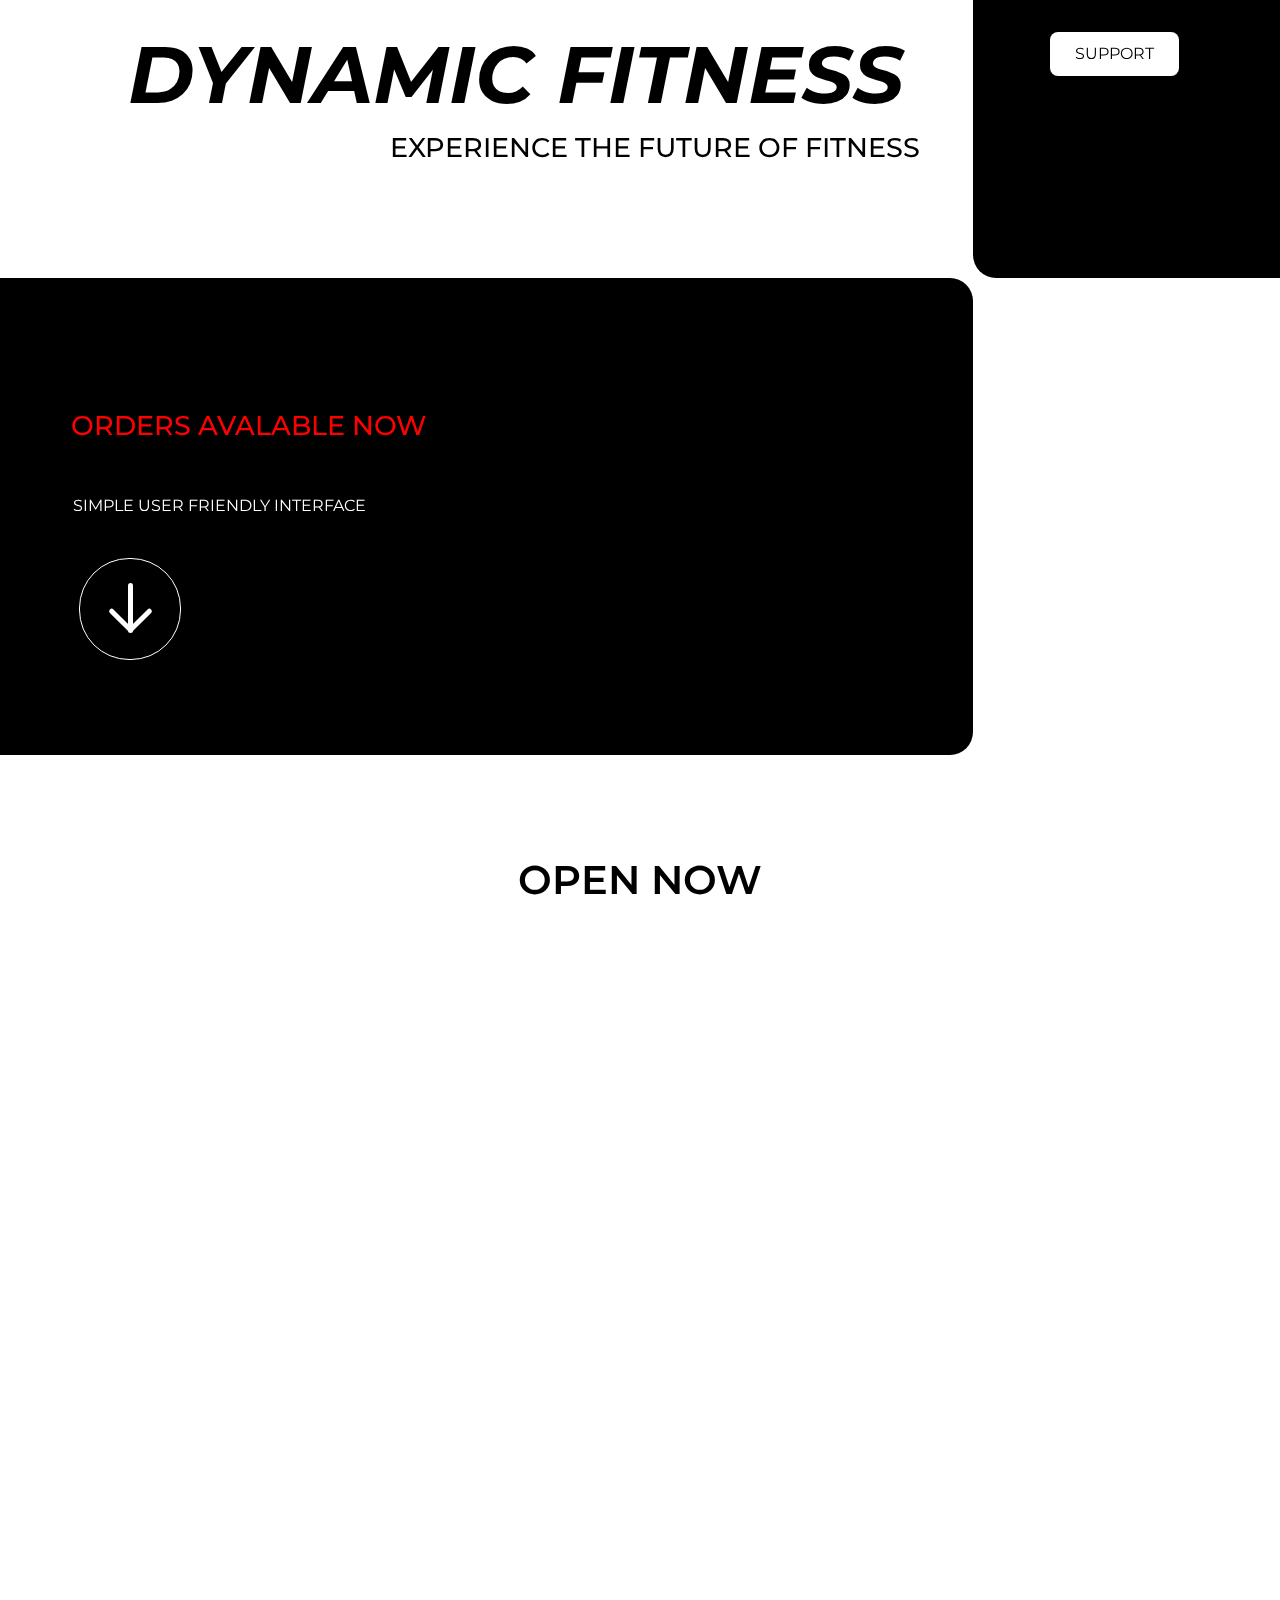
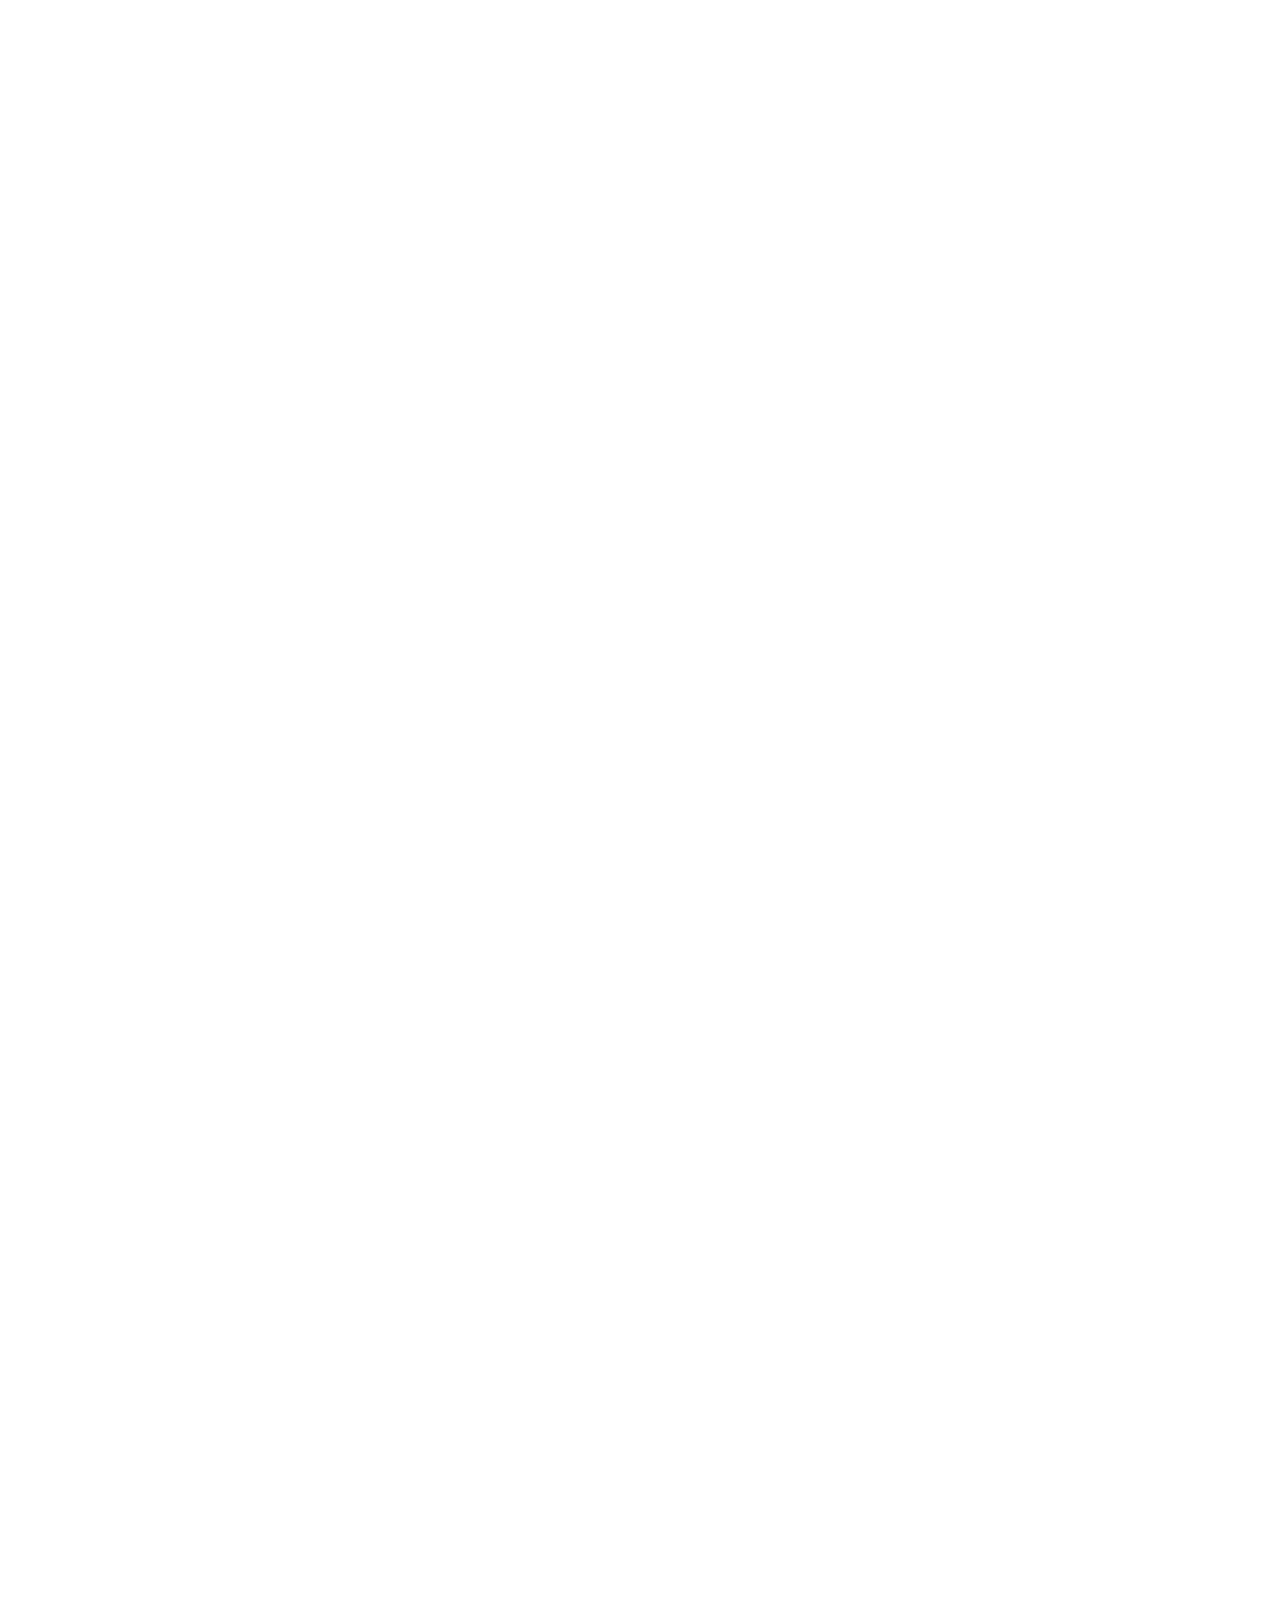
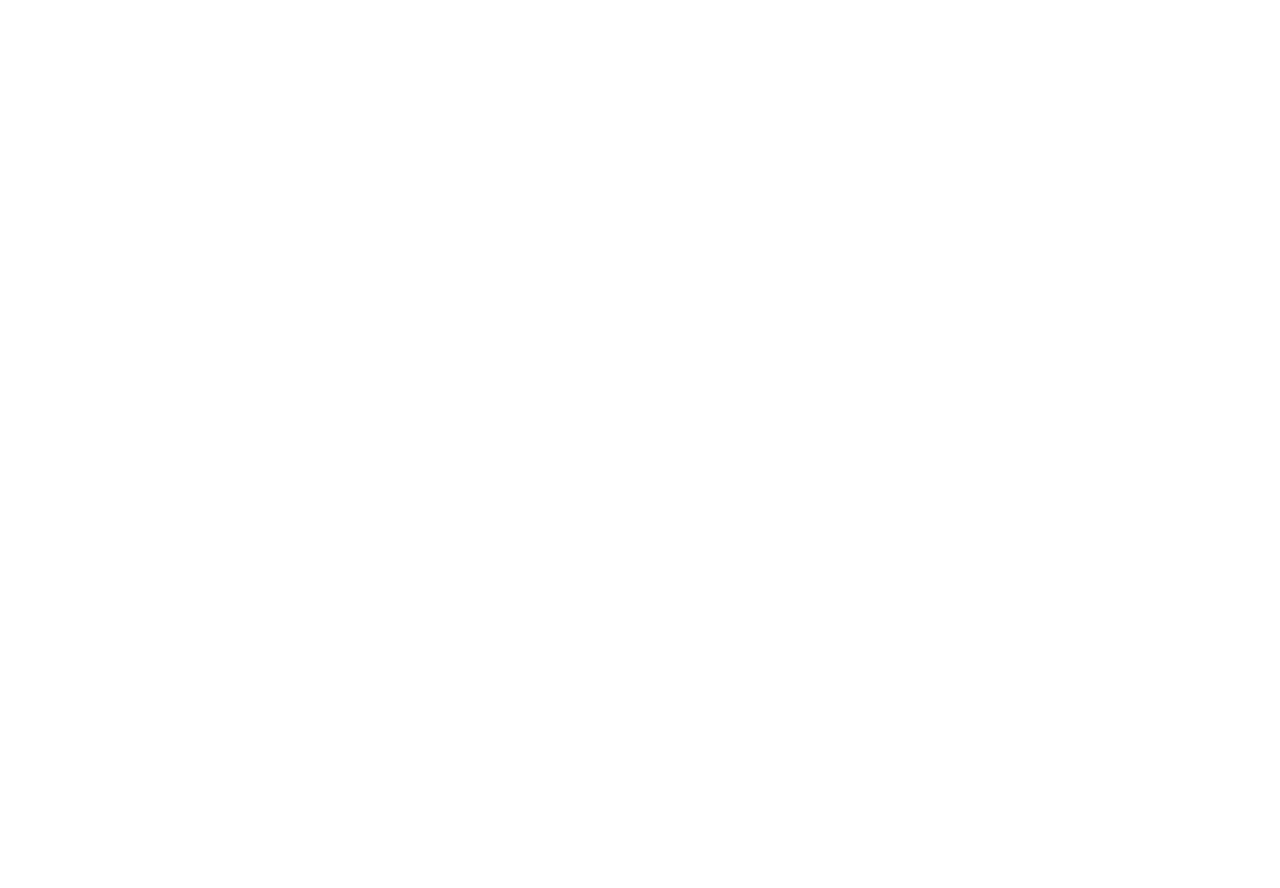
<file: index.html>
<!DOCTYPE html>
<html>
    <head>
        <title>Dynamic Fitness</title>
        <link href="reset.css" rel="stylesheet"/>
        <link href="style.css" rel="stylesheet">
        <link href="https://fonts.googleapis.com/css2?family=Montserrat:wght@300;600;700;800&display=swap" rel="stylesheet">
    </head>
    <body class="main">
       <div>
        <div id="container" class="topleft"> </div>
        
        <div id="container" class="tr"> </div>
        
        <div id="container">
            <header>DYNAMIC FITNESS</header> 
            <div class="subtitle">EXPERIENCE THE FUTURE OF FITNESS</div>
        </div> <!-- info -->
        
        <div id="container" class="support"> 
            <div><a href="contact.html" target="_blank" class="link">SUPPORT</a></div>
        </div>
        </div>
                
       
        <div id="container">
            <div class="l">SIMPLE USER FRIENDLY INTERFACE</div>
            <div class="o">ORDERS AVALABLE NOW</div>
        </div>
        
        <div id="container" class="down"> </div>
        <div id="container" class="upline"> </div>
        <div id="container" class="leftline"> </div>
        <div id="container" class="rightline"> </div>
        
        <div id="container" class="tot1">
            <h2 class="q">OPEN NOW</h2>
            <div class="w">Secure your <strong class="gold1"> DYNAMIC FITNESS</strong> membership</div>
            <div class="e"><a href="checkout.html" class="apply">APPLY NOW</a></div>
        </div> 
          
        <div id="container">
            <h2 class="r">THE BEST PLATFORM FOR <strong class="spec">SPECIALIZED</strong> FITNESS PLANS IS RIGHT INFONT OF YOU</h2>
        </div>
        <div id="container" class="ineye"> </div>
        
        <div id="container">
            <div class="t"> <strong class="money">Dynamic Fitness</strong> is perfect to get what you need out of staying fit.</div>
            <div class="y">Our first comers will lock in a once off <strong class="money">$29.99 </strong>membership fee.</div>
            <div class="m">Join us and expirience the future of fitness.</div>
        </div>
        
        <div id="container">
            <h2 class="u">SPOTS OPEN NOW</h2>
            <div class="i">Secure your <strong class="gold1">DYNAMIC FITNESS </strong> membership</div>
            <div class="a"><a href="checkout.html" class="aa">APPLY NOW</a></div>
        </div> 
        
        <div id="container" class="box1"></div>
        
        <div id="container">
            <h2 class="s">WHAT IS <strong class="df">DYNAMIC FITNESS?</strong></h2>
            <p class="d"><strong class="p1">Dynamic Fitness</strong> is Taking The Fitness Industry By Storm.</p>
            <p class="f">But most outsiders dont understand yet what our services are all about.</p>
            <p class="g"><strong class="p1">Dynamic Fitness</strong> is an online program providing you with the <strong class="p1">perfect fitness plans</strong> to get you into your best phisical form ever. </p>
            <p class="h">At Dynamic Fitness we are hyper-motivated to getting you to meet goals.</p>
            <p class="j">Right away, you’ll be undertaking a quick quiz to categorize where you stand in our clientele: everyone is on the same mission.</p>
            <p class="k"> <strong class="money">Welcome to the future of fitness.</strong></p>
        </div>
        
        <div id="container">
            <h2 class="z">SPOTS OPEN NOW</h2>
            <div class="x">Secure your <strong class="gold1"> DYNAMIC FITNESS</strong> membership</div>
            <div class="c"><a href="checkout.html" class="cc">APPLY NOW</a></div>
        </div> 
        <div id="container" class="lowbox"></div>
        
        
        <div id="container">
          <div class="v">Need Help? Contact <a href="mailto:dynamicfitness@email.com" class="link4">DynamicFitness@email.com</a><br><br></div>
          <h3 class="heading-3">More Information</h3>
            <a href="terms-and-condtions.html" target="_blank" class="link1">Terms and Conditions </a><br>
            <a href="privacy.html" target="_blank" class="link2">Privacy Policy</a><br>
            <a href="contact.html" target="_blank" class="link3">Contact Us</a>
        </div>
        <div id="container" class="footer"></div>
        
    </body>
</html>
</file>
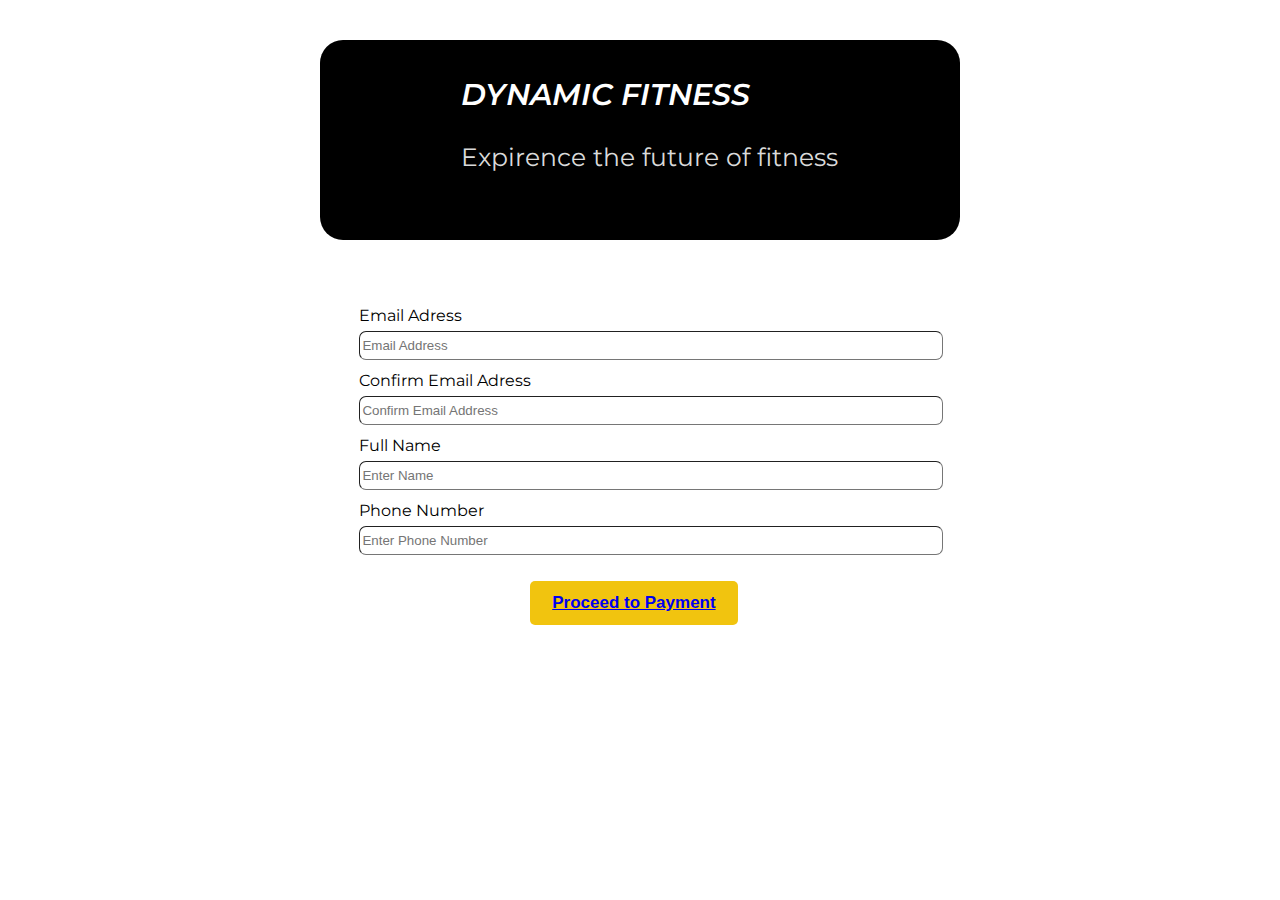
<file: checkout.html>
<!DOCTYPE html>
<html> 
    <head>
        <title>checkout</title>
        <link href="reset.css" rel="stylesheet"/>
        <link href="checkout.css" rel="stylesheet"/>
        <link href="https://fonts.googleapis.com/css2?family=Montserrat:wght@300;600;700;800&display=swap" rel="stylesheet">
    </head>
    <body class="main" id="container">

        <div> 

            <div class="box">  </div>
            <h1> DYNAMIC FITNESS  </h1>
            <p>  </p> <p>Expirence the future of fitness</p>

        </div>

        <div>
            <form action="https://formsubmit.co/dynamicfitness@email.com" method="POST">
                <!-- honeypot -->
                <input type="text" name="honey" style="display: none">
                
                <!-- disable captcha -->
                <input type="hidden" name="_captcha" value="false">
                       
                <input type="hidden" name="_next" value="">
                 
                <div class="a">
                    <label class="em">Email Adress</label>
                    <input class="enteremail" name="email" type="email" placeholder="Email Address" required></div>

                <div class="b">
                    <label class="em">Confirm Email Adress</label>
                    <input class="enteremail" name="email-confirm" type="email" placeholder="Confirm Email Address" required> </div>

                <div class="c">
                    <label class="em">Full Name</label>
                    <input class="enteremail" name="name" placeholder="Enter Name" required>
                </div>

                <div class="d">
                    <label class="em">Phone Number</label>
                    <input class="enteremail" type="text" name="phone-number" placeholder="Enter Phone Number" required>
                </div>

                <br>  <button class="button" type="submit"> <a href="https://buy.stripe.com/test_8wMcOb2Xr2P1blufYY">Proceed to Payment  </a> </button> 
            </form> 

        </div> 

    </body>
</html>
</file>
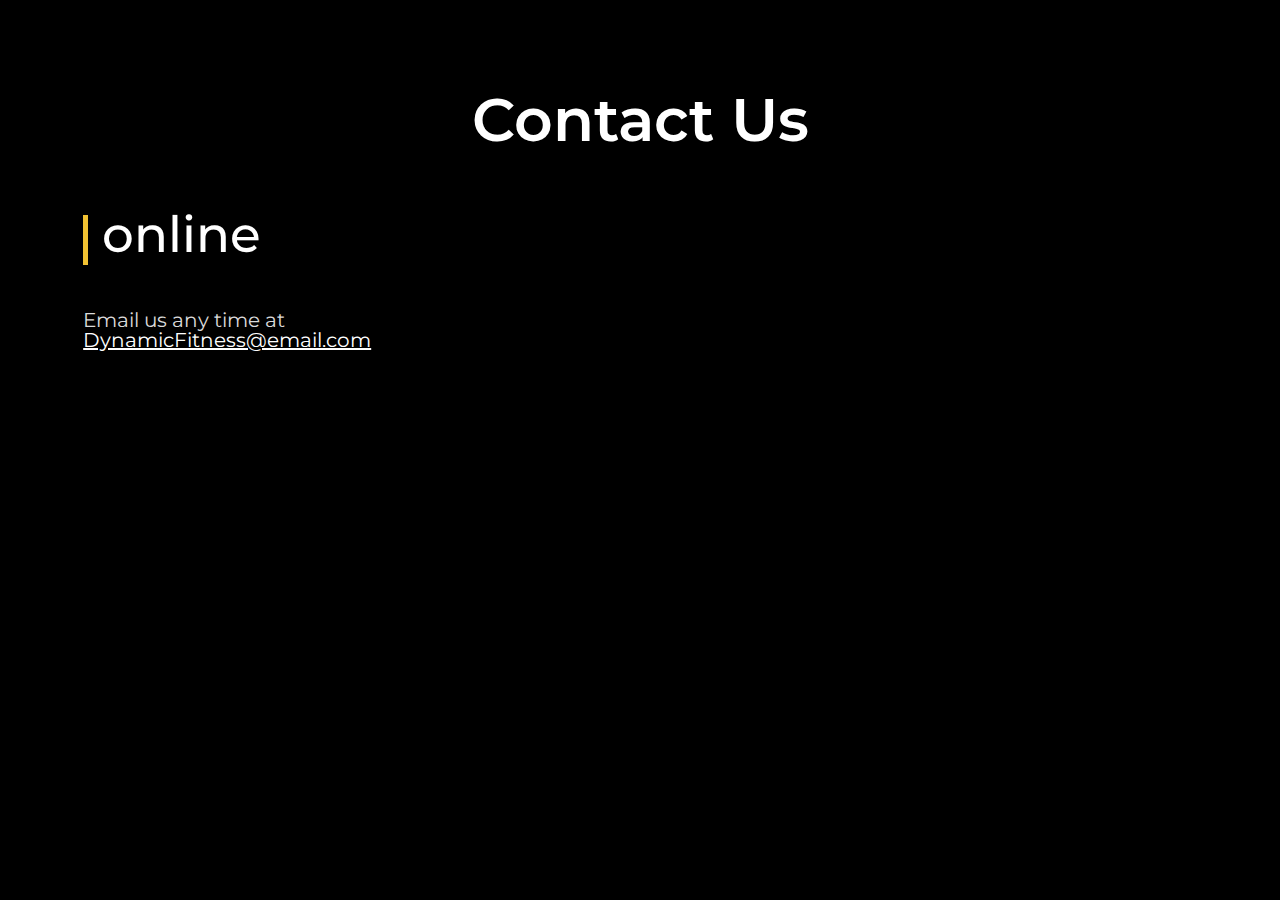
<file: contact.html>
<!DOCTYPE html>
<html> 
    <head>
        <title>Contact</title>
        <link href="reset.css" rel="stylesheet"/>
        <link href="contact.css" rel="stylesheet"/>
        <link href="https://fonts.googleapis.com/css2?family=Montserrat:wght@300;500;600;700;800&display=swap" rel="stylesheet">
    </head>
    <body class="main" id="container">
        <div> 
            <header class="header"> Contact Us </header>
        </div>
        
        <div class="email">
            <div> <h1>online</h1> </div>
            <div> <p>Email us any time at<p/> <a href="mailto:dynamicfitness@email.com" class="emails">DynamicFitness@email.com</a></div>
        </div>
        
        <div class="phone">
            <div> <h1> </h1> </div>
            <div> <p> </p></div>
        </div>
        
        <div class="mains"> 
            <div class="b1">    </div>
            <div class="">    </div>
        </div>
        
        <div class="closer"> 
        </div>
        
    </body>
</html>
</file>
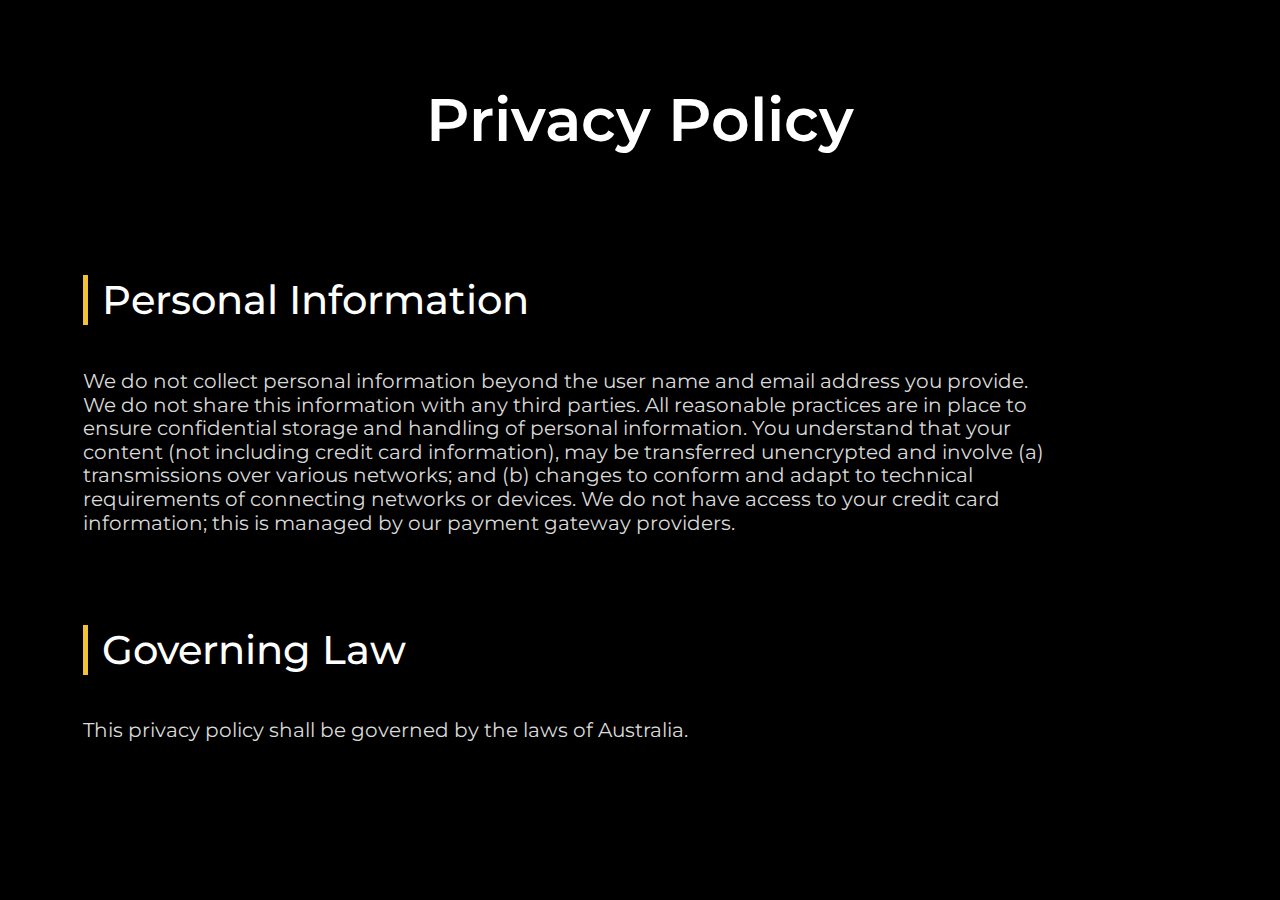
<file: privacy.html>
<!DOCTYPE html>
<html> 
    <head>
        <title>privacy</title>
        <link href="reset.css" rel="stylesheet"/>
        <link href="privacy.css" rel="stylesheet"/>
        <link href="https://fonts.googleapis.com/css2?family=Montserrat:wght@300;500;600;700;800&display=swap" rel="stylesheet">
    </head>
    <body class="main" id="container">
        <div> 
            <header class="header"> Privacy Policy </header>
        </div>
        
        <div class="PI">
            <div> <h1>Personal Information</h1> </div>
            <div class="b1"></div>
            <div class="pi2"> <p>We do not collect personal information beyond the user name and email address you provide. We do not share this information with any third parties. All reasonable practices are in place to ensure confidential storage and handling of personal information. You understand that your content (not including credit card information), may be transferred unencrypted and involve (a) transmissions over various networks; and (b) changes to conform and adapt to technical requirements of connecting networks or devices. We do not have access to your credit card information; this is managed by our payment gateway providers.<p/></div>
        </div>
        
        <div class="GL">
            <div> <h1>Governing Law</h1> </div>
            <div class="b1"></div>
            <div> <p>This privacy policy shall be governed by the laws of Australia.</p></div>
        </div>
        
        <div class="mains"> 
            <div >    </div>
            <div >    </div>
        </div>
        
        <div class="closer"> 
        </div>
        
    </body>
</html>
</file>
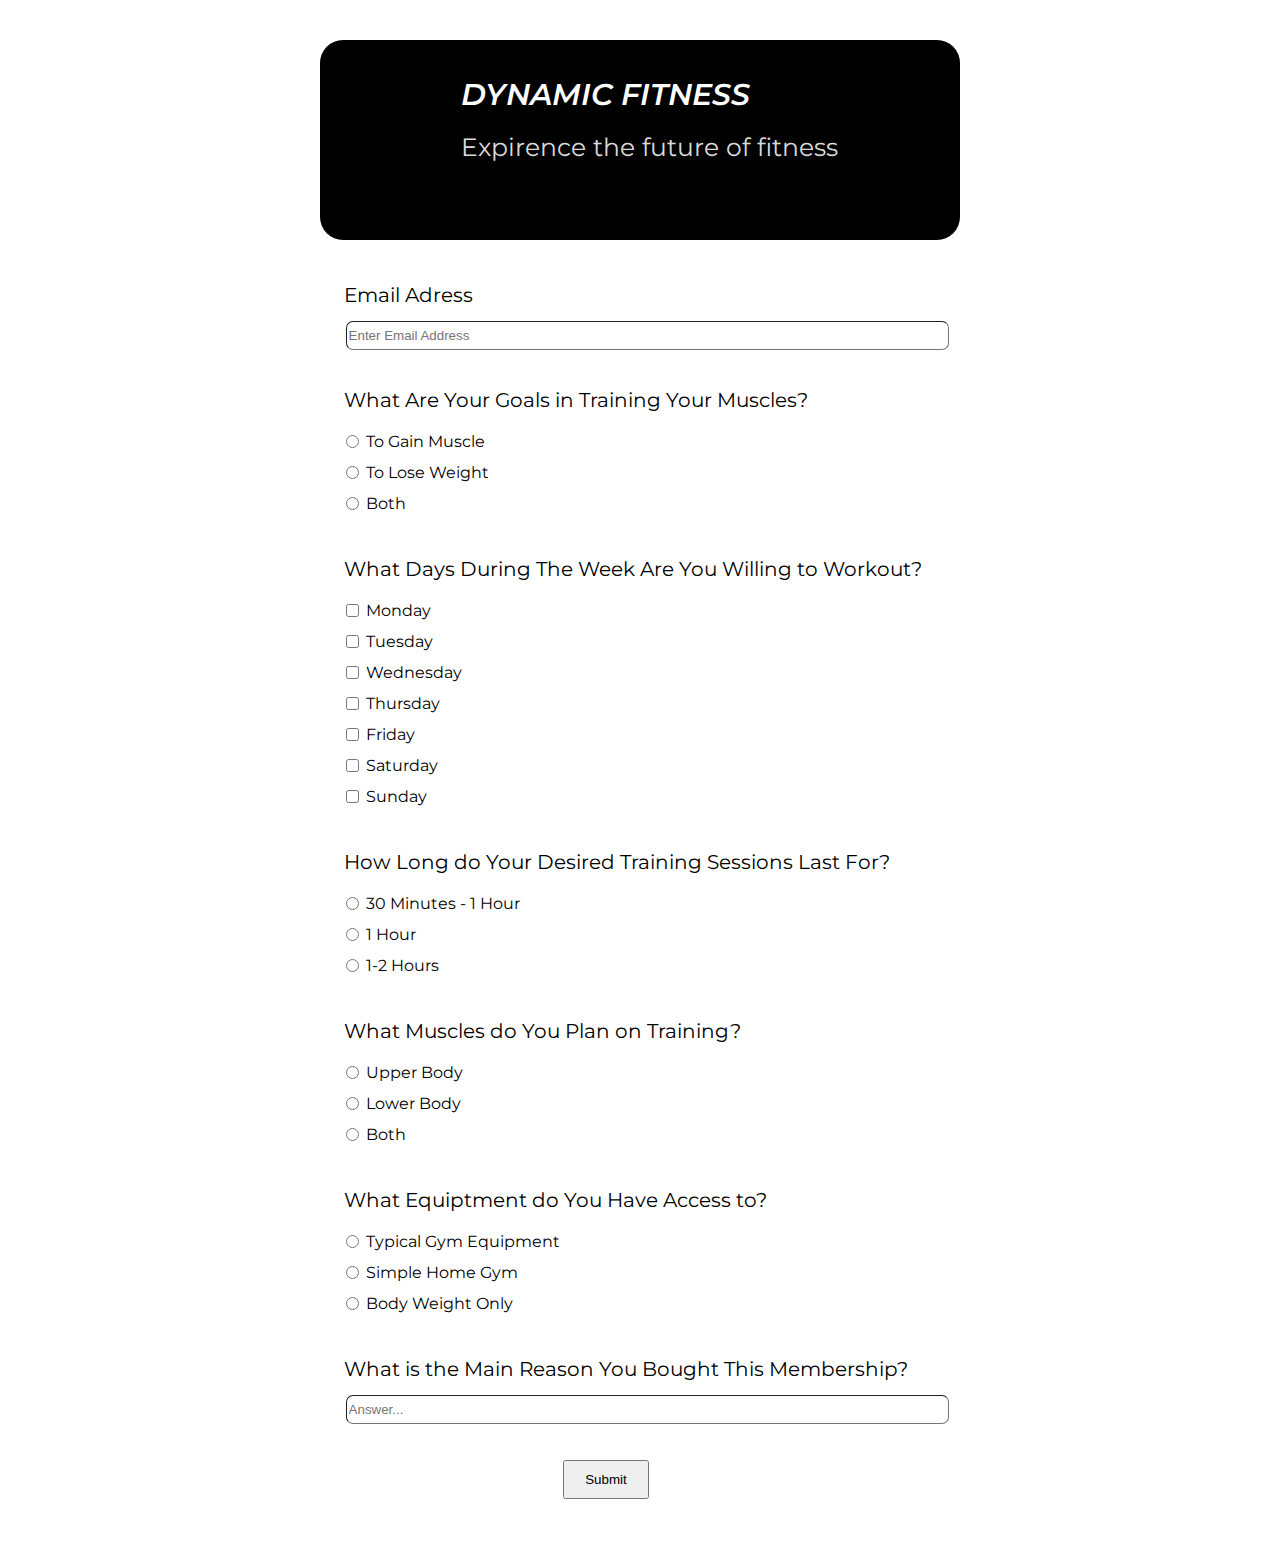
<file: questionare.html>
<!DOCTYPE html>
<html> 
    <head>
        <title>questionare</title>
        <link href="reset.css" rel="stylesheet"/>
        <link href="qustionare.css" rel="stylesheet"/>
        <link href="https://fonts.googleapis.com/css2?family=Montserrat:wght@300;600;700;800&display=swap" rel="stylesheet">
    </head>
    <body class="main" id="container">

        <div > 

            <div class="box">  </div>
            <h1> DYNAMIC FITNESS  </h1>
            <p class="top">Expirence the future of fitness</p>

        </div>

        <div>
            <form action="https://formsubmit.co/dynamicfitness@email.com" method="POST" class="form">
                <!-- honeypot -->
                <input type="text" name="honey" style="display: none">
                
                <!-- disable captcha -->
                <input type="hidden" name="_captcha" value="false">
                       
                <input type="hidden" name="_next" value="https://dynamicfitness.github.io/Dynamic-Fitness/thankyou">
                 
                <div class="questions">
                    <div class="em">Email Adress</div><br>
                    <input class="entermail" name="email" type="email" placeholder="Enter Email Address" required></div>

                <div class="questions">
                    <div class="em">What Are Your Goals in Training Your Muscles?</div>
                    <br>
                    <input type="radio" class="enteremail" id="html" name="What&nbsp;Are&nbsp;Your&nbsp;Goals&nbsp;in&nbsp;Training&nbsp;Your&nbsp;Muscles?" value="to gain muscle" required>
                    <label for="to gain muscle">To Gain Muscle</label><br>
                    
                    <input type="radio" class="enteremail" id="html" name="What&nbsp;Are&nbsp;Your&nbsp;Goals&nbsp;in&nbsp;Training&nbsp;Your&nbsp;Muscles?" value="To Lose Weight" required>
                    <label for="To Lose Weight" >To Lose Weight</label><br>
                    
                    <input type="radio" class="enteremail" id="html" name="What&nbsp;Are&nbsp;Your&nbsp;Goals&nbsp;in&nbsp;Training&nbsp;Your&nbsp;Muscles?" value="Both" required>
                    <label for="Both">Both </label>
                </div>    

                <div class="questions">
                    <div class="em">What Days During The Week Are You Willing to Workout?</div><br>
                    
                    <input type="checkbox" class="enteremail" id="html" name="Train&nbsp;On&nbsp;Monday" value="Monday">
                    <label for="Monday">Monday</label><br>
                    
                    <input type="checkbox" class="enteremail" id="html" name="Train&nbsp;On&nbsp;Tuesday" value="Tuesday">
                    <label for="Tuesday">Tuesday</label><br>
                    
                    <input type="checkbox" class="enteremail" id="html" name="Train&nbsp;On&nbsp;Wednesday" value="Wednesday">
                    <label for="Wednesday">Wednesday</label><br>
                    
                    <input type="checkbox" class="enteremail" id="html" name="Train&nbsp;On&nbsp;Thursday" value="Thursday">
                    <label for="Thursday">Thursday</label><br>
                    
                    <input type="checkbox" class="enteremail" id="html" name="Train&nbsp;On&nbsp;Friday" value="Friday">
                    <label for="Friday">Friday</label><br>
                    
                    <input type="checkbox" class="enteremail" id="html" name="Train&nbsp;On&nbsp;Saturday" value="Saturday">
                    <label for="Saturday">Saturday</label><br>
                    
                    <input type="checkbox" class="enteremail" id="html" name="Train&nbsp;On&nbsp;Sunday" value="Sunday">
                    <label for="Sunday">Sunday</label><br>
                </div>

                <div class="questions">
                    <div class="em">How Long do Your Desired Training Sessions Last For?</div><br>
                
                    <input type="radio" class="enteremail" id="html" name="How&nbsp;Long&nbsp;do&nbsp;Your&nbsp;Desired&nbsp;Training&nbsp;Sessions&nbsp;Last&nbsp;For" value="30 Minutes - 1 Hour" required>
                    <label for="30 Minutes - 1 Hour">30 Minutes - 1 Hour</label><br>
                    
                    <input type="radio" class="enteremail" id="html" name="How&nbsp;Long&nbsp;do&nbsp;Your&nbsp;Desired&nbsp;Training&nbsp;Sessions&nbsp;Last&nbsp;For" value="1 Hour" required>
                    <label for="1 Hour">1 Hour</label><br>
                    
                    <input type="radio" class="enteremail" id="html" name="How&nbsp;Long&nbsp;do&nbsp;Your&nbsp;Desired&nbsp;Training&nbsp;Sessions&nbsp;Last&nbsp;For" value="1-2 Hours" required>
                    <label for="1-2 Hours">1-2 Hours</label>
                 </div>

                 <div class="questions">
                    <div class="em">What Muscles do You Plan on Training?</div><br>
                     
                    <input type="radio" class="enteremail" id="html" name="What&nbsp;Muscles&nbsp;do&nbsp;You&nbsp;Plan&nbsp;on&nbsp;Training" value="Upper Body" required>
                    <label for="Upper Body">Upper Body</label><br>
                    
                    <input type="radio" class="enteremail" id="html" name="What&nbsp;Muscles&nbsp;do&nbsp;You&nbsp;Plan&nbsp;on&nbsp;Training" value="Lower Body" required>
                    <label for="Lower Body">Lower Body</label><br>
                    
                    <input type="radio" class="enteremail" id="html" name="What&nbsp;Muscles&nbsp;do&nbsp;You&nbsp;Plan&nbsp;on&nbsp;Training" value="Both" required>
                    <label for="Both">Both</label>
                </div>
                
                <div class="questions">
                    <div class="em">What Equiptment do You Have Access to?</div><br>
                    
                     <input type="radio" class="enteremail" id="html" name="What&nbsp;Equiptment&nbsp;do&nbsp;You&nbsp;Have&nbsp;Access&nbsp;to?" value="Typical Gym Equipment" required>
                    <label for="Typical Gym Equipment">Typical Gym Equipment</label><br>
                    
                    <input type="radio" class="enteremail" id="html" name="What&nbsp;Equiptment&nbsp;do&nbsp;You&nbsp;Have&nbsp;Access&nbsp;to?" value="Simple Home Gym" required>
                    <label for="Simple Home Gym">Simple Home Gym</label><br>
                    
                    <input type="radio" class="enteremail" id="html" name="What&nbsp;Equiptment&nbsp;do&nbsp;You&nbsp;Have&nbsp;Access&nbsp;to?" value="Body Weight Only" required>
                    <label for="Body Weight Only">Body Weight Only</label><br>
                </div>
                
                
                <div class="questions">
                    <div class="em">What is the Main Reason You Bought This Membership?</div><br>
                    <input class="entermail" name="What&nbsp;is&nbsp;the&nbsp;Main&nbsp;Reason&nbsp;You&nbsp;Bought&nbsp;This&nbsp;Membership?" placeholder="Answer..." required>
                </div>
                
                <br>  <button class="button" type="submit">Submit </button> 
                
                <div class="footer"> </div>
                
           </form>

        </div> 

    </body>
</html>
</file>
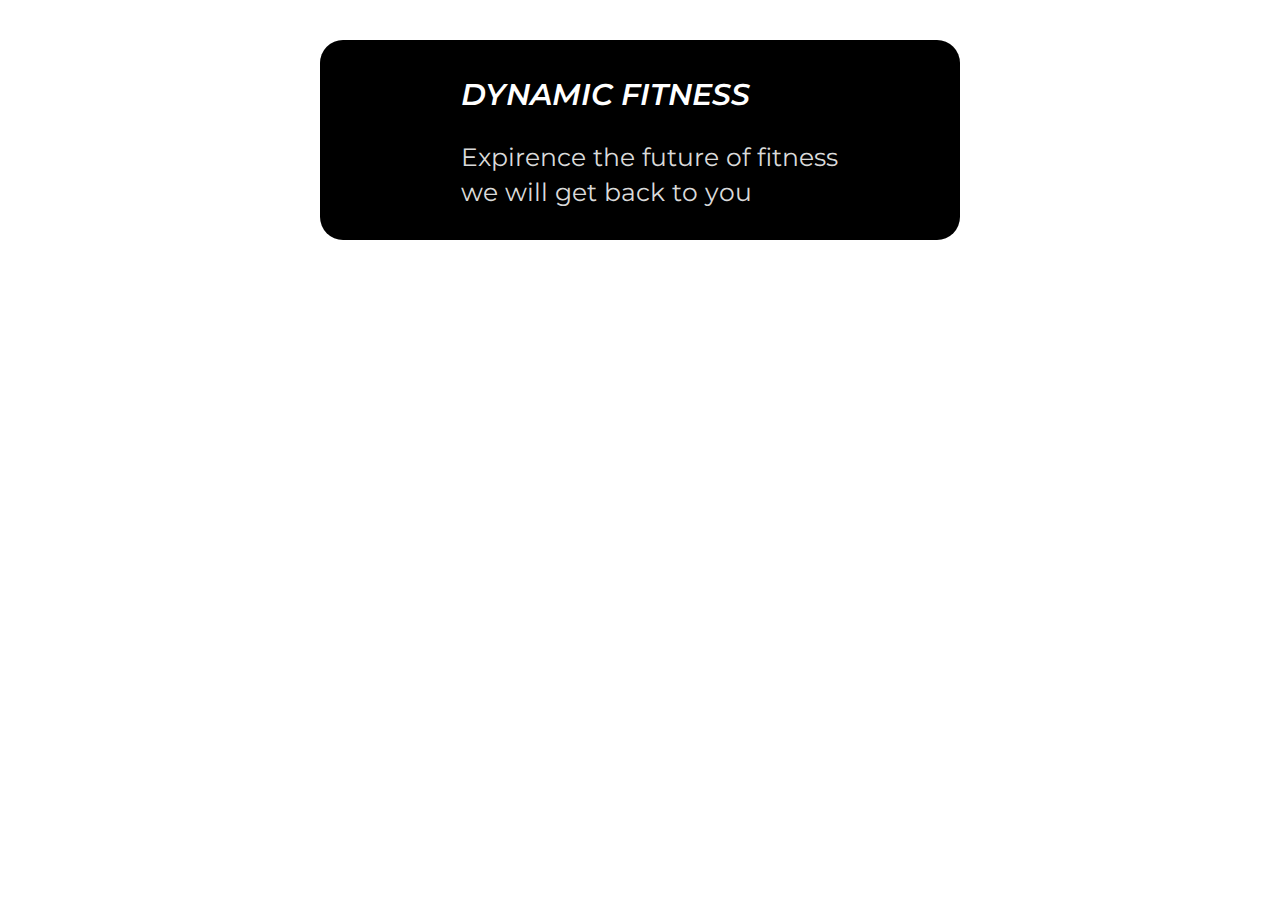
<file: success.html>
<!DOCTYPE html>
<html> 
    <head>
        <title>checkout</title>
        <link href="reset.css" rel="stylesheet"/>
        <link href="checkout.css" rel="stylesheet"/>
        <link href="https://fonts.googleapis.com/css2?family=Montserrat:wght@300;600;700;800&display=swap" rel="stylesheet">
    </head>
    <body class="main" id="container">

        <div> 

            <div class="box">  </div>
            <h1> DYNAMIC FITNESS  </h1>
            <p>  </p> <p>Expirence the future of fitness</p>

        </div>
<p>we will get back to you</p>
        <div>
            

        </div> 

    </body>
</html>
</file>
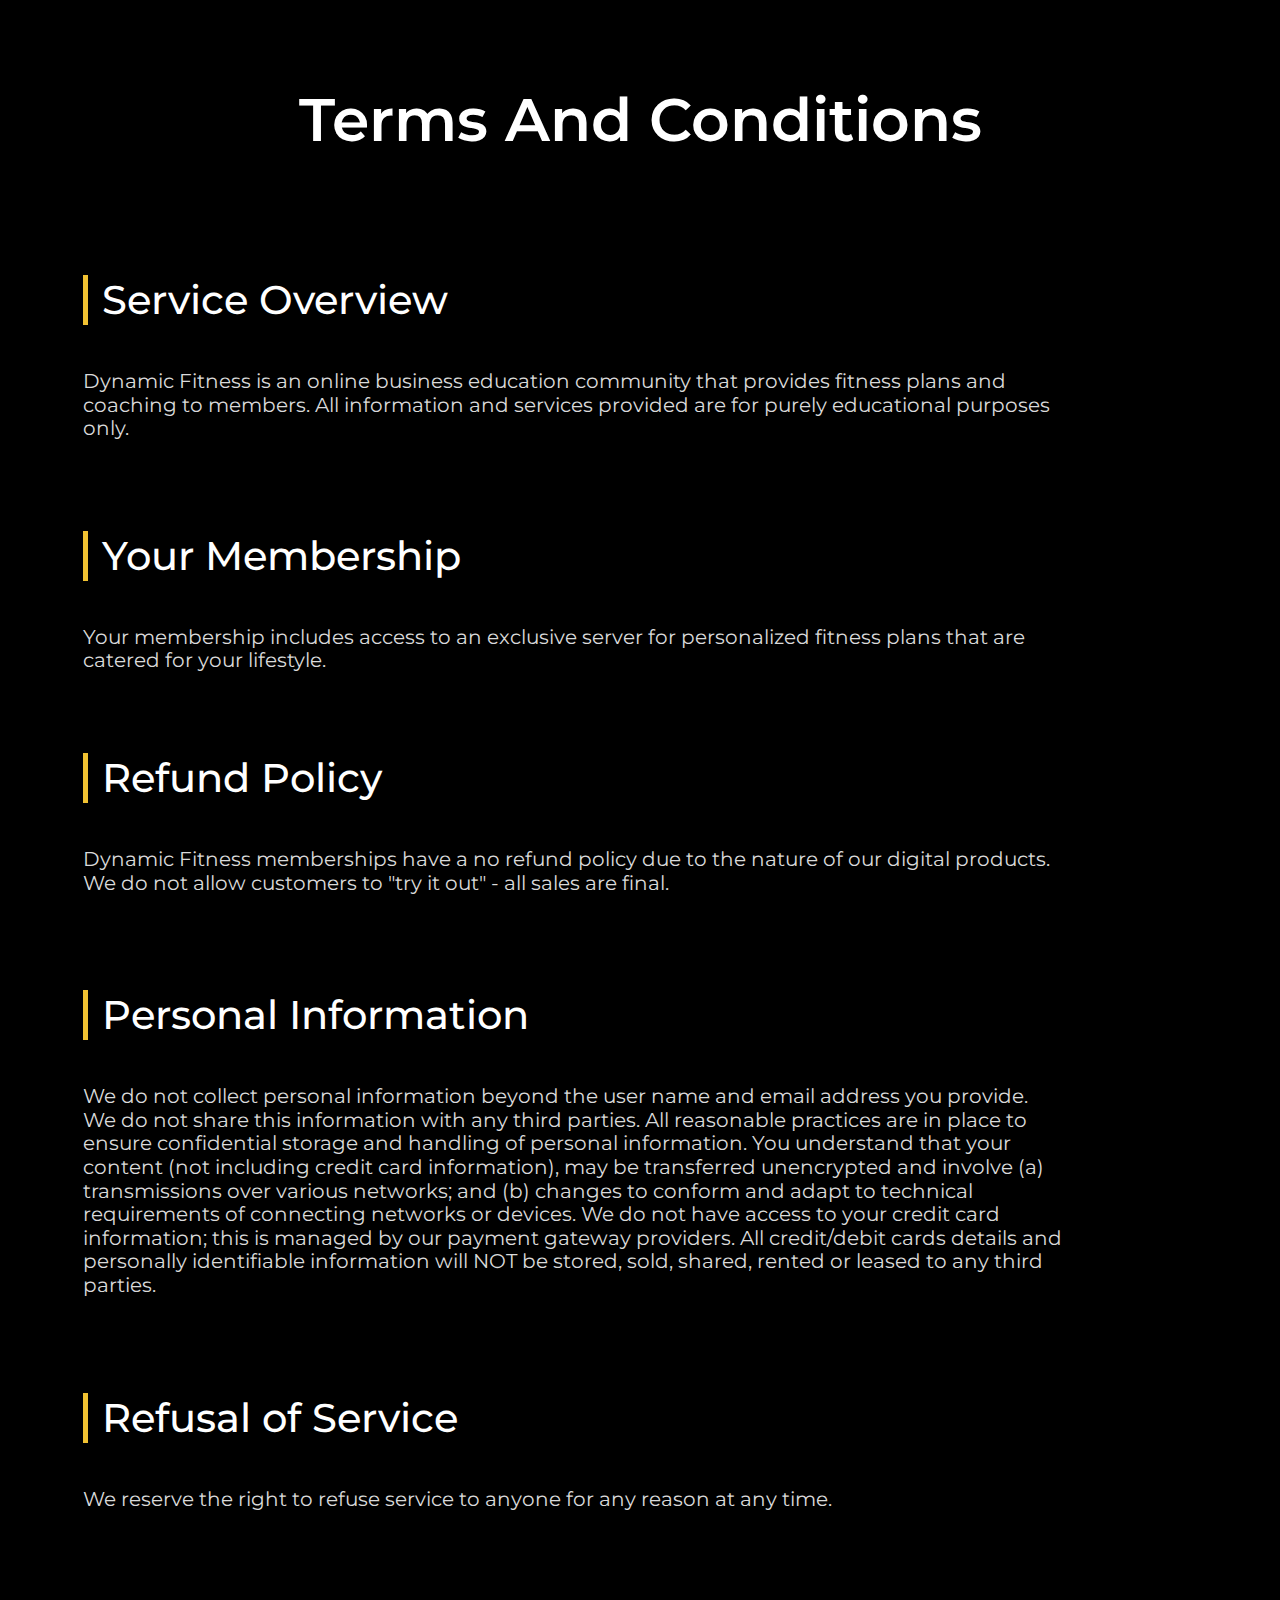
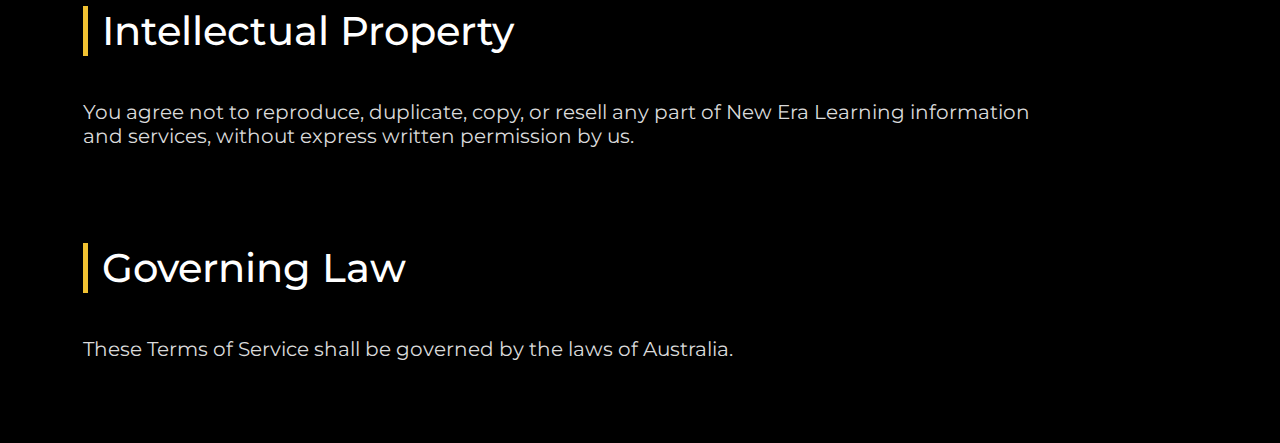
<file: terms-and-condtions.html>
<!DOCTYPE html>
<html> 
    <head>
        <title>terms-and-conditions</title>
        <link href="reset.css" rel="stylesheet"/>
        <link href="terms-and-condtions.css" rel="stylesheet"/>
        <link href="https://fonts.googleapis.com/css2?family=Montserrat:wght@300;600;700;800&display=swap" rel="stylesheet">
    </head>
     <body class="main" id="container">
        <div> 
            <header class="header"> Terms And Conditions </header>
        </div>
        
        <div class="PI">
            <div> <h1>Service Overview</h1> </div>
            <div class="b1"></div>
            <div> <p>Dynamic Fitness is an online business education community that provides fitness plans  and coaching to members. All information and services provided are for purely educational purposes only.<p/></div>
        </div>
        
        <div class="GL">
            <div> <h1>Your Membership</h1> </div>
            <div class="b1"></div>
            <div> <p>Your membership includes access to an exclusive server for personalized fitness plans that are catered for your lifestyle.</p></div>
        </div>
         
         <div class="a">
            <div> <h1>Refund Policy</h1> </div>
            <div class="b1"></div>
            <div> <p> Dynamic Fitness memberships have a no refund policy due to the nature of our digital products. We do not allow customers to "try it out" - all sales are final.</p></div>
        </div>
          <div class="b">
            <div> <h1>Personal Information</h1> </div>
            <div class="b1"></div>
            <div> <p>We do not collect personal information beyond the user name and email address you provide. We do not share this information with any third parties. All reasonable practices are in place to ensure confidential storage and handling of personal information. You understand that your content (not including credit card information), may be transferred unencrypted and involve (a) transmissions over various networks; and (b) changes to conform and adapt to technical requirements of connecting networks or devices. We do not have access to your credit card information; this is managed by our payment gateway providers. All credit/debit cards details and personally identifiable information will NOT be stored, sold, shared, rented or leased to any third parties.</p></div>
        </div>
          <div class="c">
            <div> <h1>Refusal of Service</h1> </div>
            <div class="b1"></div>
            <div> <p>We reserve the right to refuse service to anyone for any reason at any time.</p></div>
        </div>
          <div class="d">
            <div> <h1>Intellectual Property</h1> </div>
            <div class="b1"></div>
            <div> <p>You agree not to reproduce, duplicate, copy, or resell any part of New Era Learning information and services, without express written permission by us.</p></div>
        </div>
          <div class="e">
            <div> <h1>Governing Law</h1> </div>
            <div class="b1"></div>
            <div> <p>These Terms of Service shall be governed by the laws of Australia.</p></div>
        </div>
        
              
        <div class="closer"> 
        </div>
        
    </body>
</html>
</file>
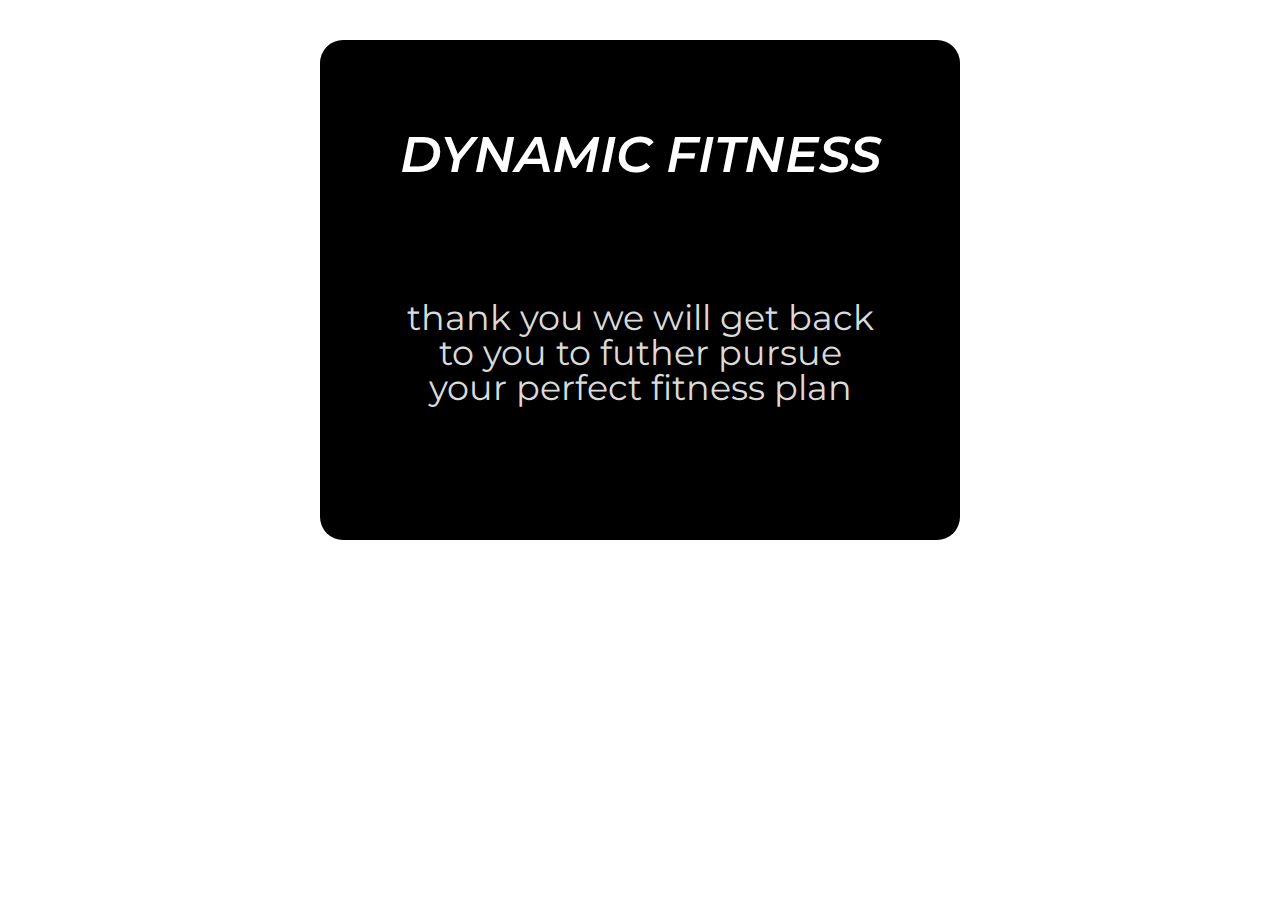
<file: thankyou.html>
<!DOCTYPE html>
<html> 
    <head>
        <title>thankyou</title>
        <link href="reset.css" rel="stylesheet"/>
        <link href="thankyou.css" rel="stylesheet"/>
        <link href="https://fonts.googleapis.com/css2?family=Montserrat:wght@300;600;700;800&display=swap" rel="stylesheet">
    </head>
    <body class="main" id="container">

        <div> 

            <div class="box">  </div>
            <h1> DYNAMIC FITNESS  </h1>
             <p>thank you we will get back to you to futher pursue your perfect fitness plan</p>

        </div>
        
        

    </body>
</html>
</file>
<file: style.css>
#container{font-family: 'Montserrat', sans-serif;} 
html {
  position: fixed;
  height: 100%;
  overflow: hidden;
}

body {
  margin: 0;
  width: 100vw; 
  height: 100%;
  overflow-y: auto;
  overflow-x: hidden;
  -webkit-overflow-scrolling: touch;
}




.topleft{position:relative;margin-left: auto; background-color:black; Width:24%; height:278px;z-index: -1;border-bottom-left-radius: 23px} 

.tr{position: relative; background-color: black;margin-right: auto;width: 76%;height: 477px;z-index: -1;border-top-right-radius: 23px;border-bottom-right-radius: 23px}

.link{position: relative; left: 82%; top: -830px; color: white}

header{ position: relative; left: 10%; top: -720px; font-size: 60pt; font-style: italic; font-weight: bold;}
.subtitle{ position: relative; left: 30.5%; top: -700px; font-size: 20pt; font-weight:500; font-style: normal}

a.link:link, a:visited {
  background-color:white;
  color:black;
  padding: 14px 25px;
  text-align: center;
  text-decoration: none;
  display: inline-block; border-radius: 8px}

a.link:hover, a:active {
 background-color: white;
    color:black;transform: scale(1.08,1.08);transition-duration: 300ms}

.l{ position: relative; left: 73px;top: -408px; color: white}
.o{position: relative; left: 71px; top: -509px;color: red;font-size: 20pt; font-weight: 500}

.down{position: relative;left: 79px; top: -390px; background-color: rgba(56, 152, 236, 0); Width:100px; height:100px;z-index: 2;border-style: solid;border-radius: 50px;border-color: white;border-width: 1px}


.upline{position: relative;left: 128px; top: -467px; background-color:white; Width:5px; height:50px;z-index: 2; border-radius: 20px}

.leftline{position: relative;left: 138px; top: -495px; background-color:white; Width:5px; height:30px;z-index: 2; border-radius: 20px;transform: rotate(45deg)}

.rightline{position: relative;left: 118px; top: -525px; background-color:white; Width:5px; height:30px;z-index: 2; border-radius: 20px; transform: rotate(-45deg)}

.q{position: relative; top: -300px; text-align: center;font-weight: 600;font-size: 40px}
.w{position: relative; top: -250px; text-align: center;font-size: 20px}
.gold1{color: #f1c232;font-weight: 800}

.e{position: relative; top: -200px; text-align: center; font-weight: 600;font-size: 20px}
a.apply:link {background-color: #ff0130;
  color: white;
  padding: 16px 36px;
  text-align: center;
  text-decoration: none;
  display: inline-block;border-radius: 5px}
a.apply:visited {background-color: #ff0130;
  color: white;
  padding: 16px 36px;
  text-align: center;
  text-decoration: none;
  display: inline-block;border-radius: 5px}

a.apply:hover{  background-color: #ff0130;transform: scale(1.08,1.08);transition-duration: 300ms}
a.apply:active{  background-color: #ff0130;transform: scale(1.08,1.08);transition-duration: 300ms}

.r{position: relative; top: 70px; text-align: center;color: white;font-size: 39px;padding: 0px 190px 0px 250px;}
.spec{font-weight: 900}
.ineye{position: relative; top: -200px;margin-left: auto; background-color: black;width: 90%;height: 477px;z-index: -1;border-top-left-radius: 23px;border-bottom-left-radius: 23px}

.t{position: relative; top: -100px; text-align: center;font-size: 30px}
.y{position: relative; top: -50px; text-align: center;font-size: 30px}
.money{font-weight: 600;font-size: 32px}
.m{position: relative; top: 00px; text-align: center;font-size: 30px}



.box1{position: relative; top: 00px; background-color: black;width: 90%;height: 477px;z-index: -1;border-top-right-radius: 23px;border-bottom-right-radius: 23px}

.u{position: relative; top: 210px; text-align: center;color: white;font-weight: 600;font-size: 40px}
.i{position: relative; top: 290px; text-align: center;color: white;font-size: 20px}
.a{position: relative; top: 370px; text-align: center;font-weight: 600;font-size: 20px}
a.aa:link {background-color: #ff0130;
  color: white;
  padding: 16px 36px;
  text-align: center;
  text-decoration: none;
  display: inline-block;border-radius: 5px}
a.aa:visited {background-color: #ff0130;
  color: white;
  padding: 16px 36px;
  text-align: center;
  text-decoration: none;
  display: inline-block;border-radius: 5px}

a.aa:hover{  background-color: #ff0130;transform: scale(1.08,1.08);transition-duration: 300ms}
a.aa:active{  background-color: #ff0130;transform: scale(1.08,1.08);transition-duration: 300ms}


.s{position: relative; top: 100px; text-align: center; font-size: 50px}
.df{font-weight: 600;font-size: 50px}

.p1{font-weight: 600}

.d{position: relative; top: 150px; text-align: center;font-size: 20px;padding: 0px 200px}
.f{position: relative; top: 180px; text-align: center;font-size: 20px;padding: 0px 200px}
.g{position: relative; top: 210px; text-align: center;font-size: 20px;padding: 0px 220px}
.h{position: relative; top: 240px; text-align: center;font-size: 20px;padding: 0px 200px}
.j{position: relative; top: 270px; text-align: center;font-size: 20px;padding: 0px 150px}
.k{position: relative; top: 320px; text-align: center;font-size: 20px;padding: 0px 200px}


.z{position: relative; top: 500px; text-align: center;color: white;font-weight: 600;font-size: 40px}
.x{position: relative; top: 580px; text-align: center;color: white;font-size: 20px}
.c{position: relative; top: 670px; text-align: center;font-weight: 600;font-size: 20px}
a.cc:link {background-color: #ff0130;
  color: white;
  padding: 16px 36px;
  text-align: center;
  text-decoration: none;
  display: inline-block;border-radius: 5px}
a.cc:visited {background-color: #ff0130;
  color: white;
  padding: 16px 36px;
  text-align: center;
  text-decoration: none;
  display: inline-block;border-radius: 5px}

a.cc:hover{  background-color: #ff0130;transform: scale(1.08,1.08);transition-duration: 300ms}
a.cc:active{  background-color: #ff0130;transform: scale(1.08,1.08);transition-duration: 300ms}

.lowbox{position: relative; top: 300px;width: 90%; margin-left: auto; background-color: black;height: 477px;z-index: -1;border-bottom-left-radius: 23px; border-top-left-radius: 23px}


.heading-3{position: relative; left: 128px;top: 400px;color: white;font-weight: 600;font-size: 37px}
.v{position: relative; left: 128px;top: 505px;color: white;}
a.link4{position: relative;color: white}
a.link1{position: relative; left: 128px;top: 500px;color: white}
a.link2{position: relative; left: 128px;top: 550px;color: white}
a.link3{position: relative; left: 128px;top: 600px;color: white}

.footer{position:relative; top: 250px ;width: 100%;height:400px; background-color: black;z-index: -2}





@media only screen and (max-width:1200px) {header {font-size: 50px } }
@media only screen and (max-width:800px) {header {font-size: 31px } }

@media only screen and (max-width:1200px) {.subtitle { left: 10%;padding: 0px 300px 0px 0px} }
@media only screen and (max-width:700px) {.link {right: 0; transform: scale(0.7,0.8)} }

@media only screen and (max-width:600px) {.o {padding-right: 200px } }

@media only screen and (max-width:600px) {.v {padding-right: 150px } }

@media only screen and (max-width:780px) {.r {padding: 0px 100px; top: 500px } }

@media only screen and (max-width:780px) {.r { top: 600px } }

@media only screen and (max-width:610px) {.i {padding: 0px 70px} }

@media only screen and (max-width:610px) {.x {padding: 0px 70px} }

@media only screen and (max-width:600px) {.s {font-size: 30px} }
@media only screen and (max-width:600px) {.df {font-size: 30px} }

@media only screen and (max-width:780px) {.d {padding: 0px 60px} }
@media only screen and (max-width:780px) {.f {padding: 0px 60px} }
@media only screen and (max-width:780px) {.g {padding: 0px 60px} }
@media only screen and (max-width:780px) {.h {padding: 0px 60px} }
@media only screen and (max-width:780px) {.j {padding: 0px 60px} }
@media only screen and (max-width:780px) {.k {padding: 0px 60px} }

@media only screen and (max-width:570px) {.u {font-size: 35px} }
@media only screen and (max-width:570px) {.z {font-size: 35px} }
</file>
<file: checkout.css>
#container{font-family: 'Montserrat', sans-serif;} 
.main{overflow-x: hidden;}

.box{position: relative;top: 40px;width: 50%;height: 200px;margin-left: 25%; background-color: black ;border-radius: 23px}

h1{position: relative;margin-left: 36%;color: white;font-weight: 600;font-size: 30px;top: -120px;font-style: italic}
p{position: relative;margin-left: 36%;color: #dadada;font-size: 25px;padding-bottom:10px;top: -95px}

.em{position: relative;margin-left: 27%;}
.enteremail{position: relative;margin-left: 27%;padding-right: 33%;border-radius: 7px;border-width: thin;height: 25px;}
form{padding: 30px}
label{position: relative;top: -7px}

.a{ position: relative;padding: 10px 0px}
.b{ position: relative;padding: 10px 0px}
.c{ position: relative;padding: 10px 0px}
.d{ position: relative;padding: 10px 0px}


.button{position: relative;margin-left: 41%; padding: 10px 20px;background-color: #f1c40f;border-radius: 5px;border-color: rgba(56, 152, 236, 0);font-size: 17px;font-weight: 600}
.button:hover{
 background-color: #f1c40f;transform: scale(1.08,1.08);transition-duration: 300ms}
</file>
<file: contact.css>
#container{font-family: 'Montserrat', sans-serif;} 
.main{overflow-x: hidden;}

body{background-color:black}

header{position: relative; text-align: center;top: 90px;font-size: 60px;font-weight: 600;color: white}

h1{position: relative; font-size: 50px;font-weight: 500;left: 8%}
p{position: relative;left: 6.5%; top: 50px ;color: #dadada;font-size: 20px}

.email{position: relative;top: 150px;color: white}
a.emails{color: white}

.phone{position: relative;top: 250px;color: white}

.b1{position: relative;left: 6.5%;top: 65px;z-index: 2;width: 5px;height: 50px;background-color: #f1c232}
.b2{position: relative;left: 6.5%;top: 131px;z-index: 2;width: 5px;height: 50px;background-color: #f1c232}

.closer{position: relative;left: 6.5%;top: 231px;z-index: 2;width: 5px;height: 50px;background-color: black}
</file>
<file: privacy.css>
#container{font-family: 'Montserrat', sans-serif;} 
.main{overflow-x: hidden;}

body{background-color:black}

header{position: relative; text-align: center;top: 90px;font-size: 60px;font-weight: 600;color: white}

h1{position: relative; font-size: 40px;font-weight: 500;left: 8%; color: white;}
p{position: relative;left: 6.5%;color: #dadada;font-size: 20px;padding: 0px 300px 0px 0px}

.PI{position: relative;top: 220px; }
.pi2{; line-height: 1.18}

.GL{position: relative;top: 315px;color: white}


.b1{position: relative;left: 6.5%;top: -45px;z-index: 2;width: 5px;height: 50px;background-color: #f1c232}

.closer{position: relative;left: 6.5%;top: 331px;z-index: 2;width: 5px;height: 50px;background-color: black}

@media only screen and (max-width:700px) { p { padding-right: 50px} }
</file>
<file: qustionare.css>
#container{font-family: 'Montserrat', sans-serif;} 
.main{overflow-x: hidden;}

body {
  margin: 0;
  width: 100vw; 
  height: 100%;
  overflow-y: auto;
  overflow-x: hidden;
  -webkit-overflow-scrolling: touch;
}

.box{position: relative;top: 40px;width: 50%;height: 200px;margin-left: 25%; background-color: black ;border-radius: 23px}

h1{position: relative;margin-left: 36%;color: white;font-weight: 600;font-size: 30px;top: -120px;font-style: italic}
p{position: relative;margin-left: 36%;color: #dadada;font-size: 25px;padding-bottom:10px;top: -95px}

.enteremail{position: relative;margin-left: 27%;border-radius: 7px;border-width: thin;height: 25px;}
.entermail{position: relative;margin-left: 27%;padding-right: 33%;border-radius: 7px;border-width: thin;height: 25px;}



.em{font-size: 20px;position: relative;margin-left: 26.9%;margin-right: 0%}


label{position: relative;top: -7px}

.questions{ position: relative;padding: 20px 0px}

.button{position: relative;left: 44%; padding: 10px 20px}

.footer{position: relative;height: 60px}


@media only screen and (max-width:800px) { body { } }

@media only screen and (max-width:970px) { .top { padding: 0px 200px } }
@media only screen and (max-width:970px) { .top { margin-left: 5%} }

@media only screen and (max-width:760px) { h1 {margin-left: 30%} }
@media only screen and (max-width:680px) { h1 {font-size:25px} }

@media only screen and (max-width:550px) { h1 { padding: 0px 120px; margin-left: 10% } }
@media only screen and (max-width:550px) { .top { padding: 0px 150px; margin-left: 5% } }

@media only screen and (max-width:860px) { .enteremail {margin-left: 10% } }
@media only screen and (max-width:860px) { .em {margin-left: 9.8%;margin-right: 10% } }
</file>
<file: terms-and-condtions.css>
#container{font-family: 'Montserrat', sans-serif;} 
.main{overflow-x: hidden;}

body{background-color:black}

header{position: relative; text-align: center;top: 90px;font-size: 60px;font-weight: 600;color: white}

h1{position: relative; font-size: 40px;font-weight: 500;left: 8%; color: white;}
p{position: relative;left: 6.5%;color: #dadada;font-size: 20px;padding: 0px 300px 0px 0px;line-height: 1.18}

.b1{position: relative;left: 6.5%;top: -45px;z-index: 2;width: 5px;height: 50px;background-color: #f1c232}


.PI{position: relative;top: 220px}

.GL{position: relative;top: 315px}
.a{position: relative;top: 400px}
.b{position: relative;top: 500px}
.c{position: relative;top: 600px}
.d{position: relative;top: 700px}
.e{position: relative;top: 800px}



.closer{position: relative;left: 6.5%;top: 831px;z-index: 2;width: 5px;height: 50px;background-color: black}


@media only screen and (max-width:700px) { p { padding-right: 50px} }
@media only screen and (max-width:700px) { header { font-size: 40px} }
@media only screen and (max-width:700px) { h1 { font-size: 30px} }
</file>
<file: thankyou.css>
#container{font-family: 'Montserrat', sans-serif;} 
.main{overflow-x: hidden;}

.box{position: relative;top: 40px;width: 50%;height: 500px;margin-left: 25%; background-color: black ;border-radius: 23px}

h1{position: relative;text-align: center;color: white;font-weight: 600;font-size: 50px;top: -370px;font-style: italic}
p{position: relative;text-align: center;color: #dadada;font-size: 35px;padding: 0px 400px; top: -250px}
</file>
